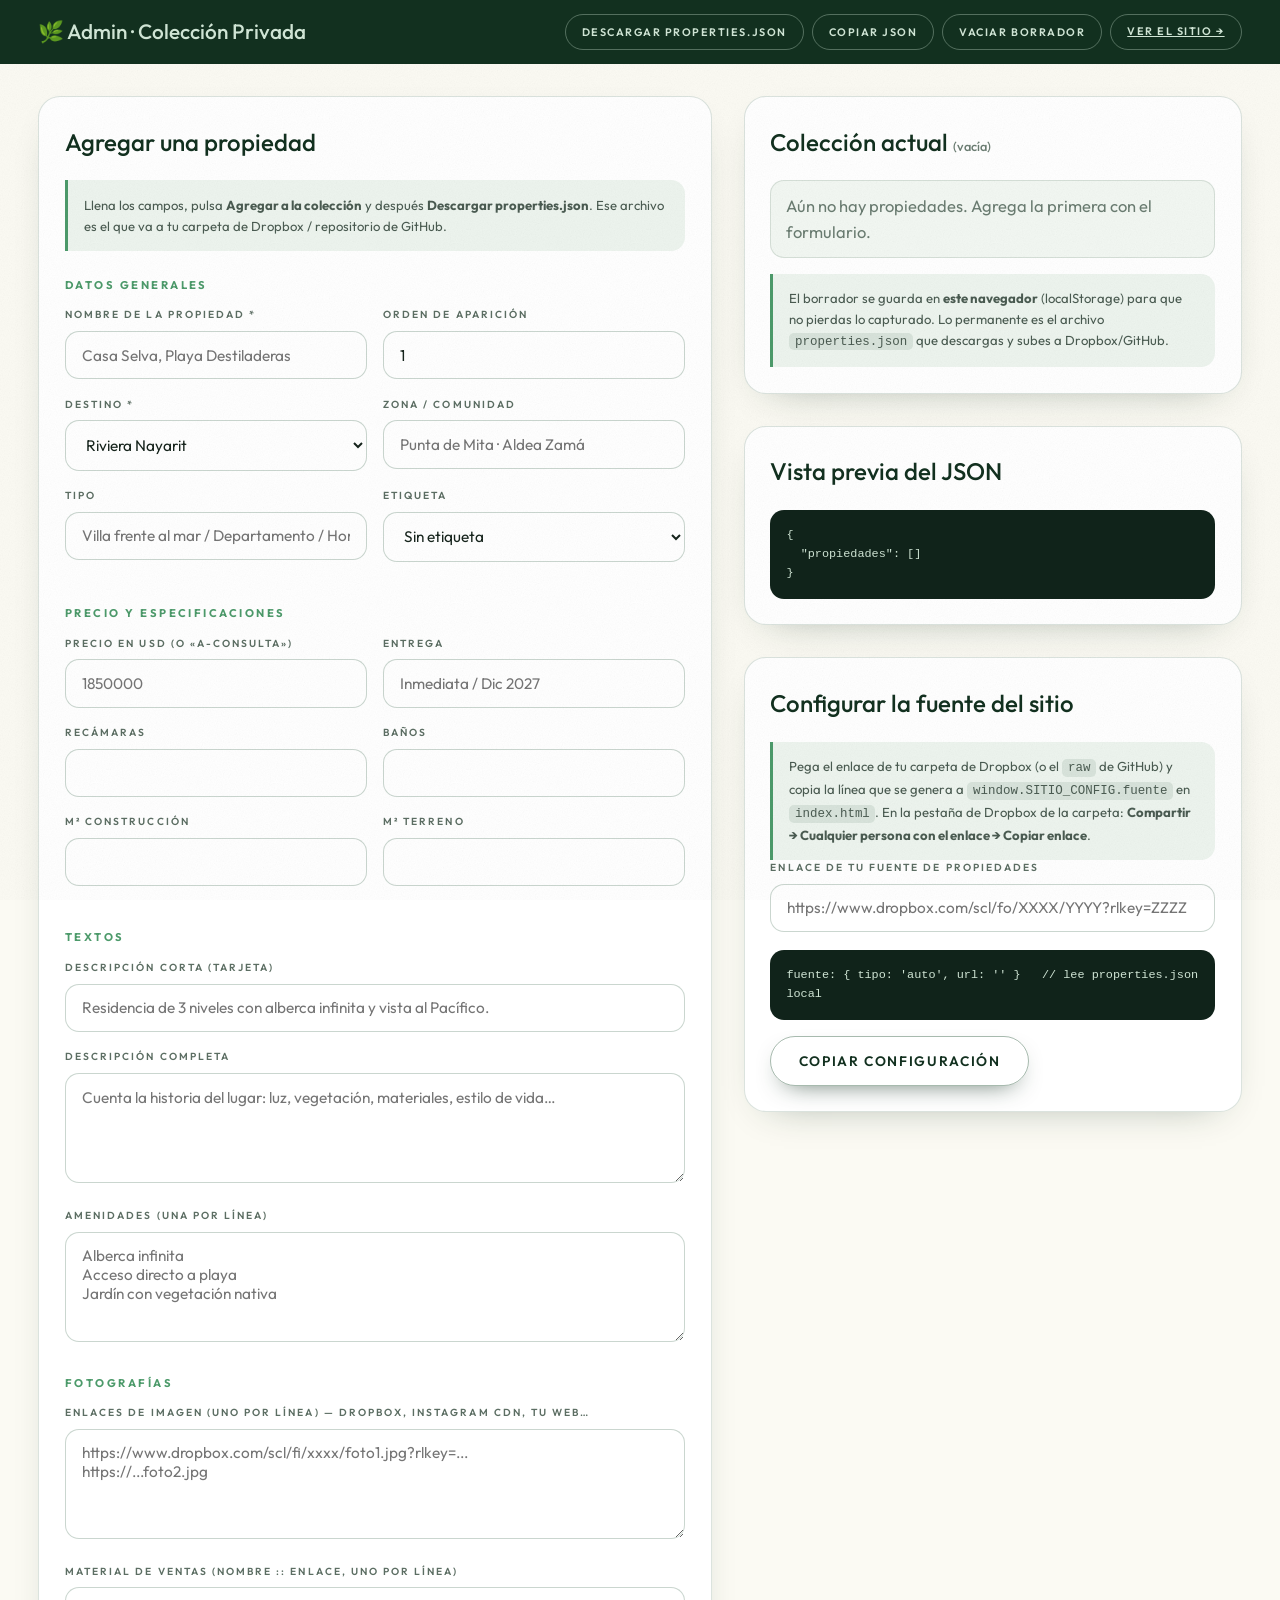
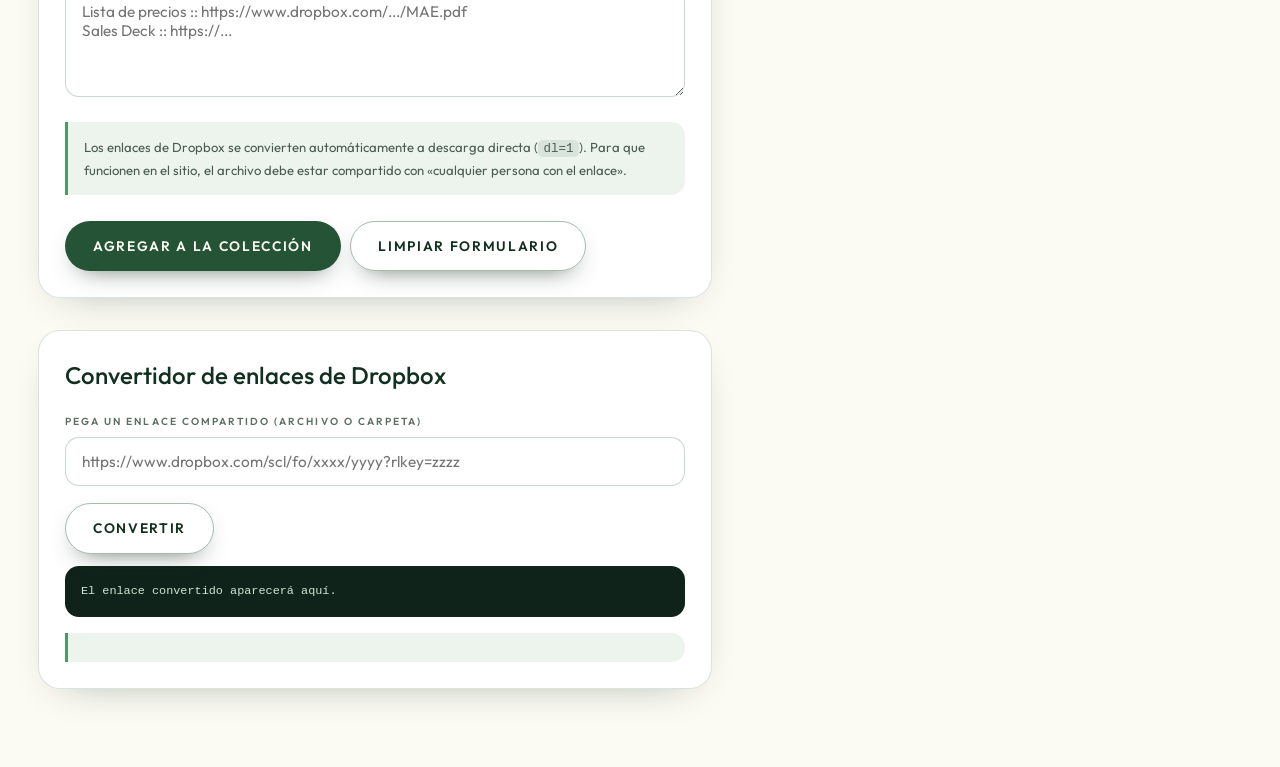
<file: admin.html>
<!DOCTYPE html>
<html lang="es">
<head>
<meta charset="utf-8">
<meta name="viewport" content="width=device-width, initial-scale=1">
<title>Admin · Agregar propiedad | Punta Mita Homes</title>
<meta name="description" content="Panel privado para agregar propiedades a la colección de Punta Mita Homes: fotos de Dropbox, datos biofílicos y exportación de properties.json.">
<meta name="robots" content="noindex, nofollow">
<link rel="canonical" href="https://puntamita.homes/admin.html">
<link rel="icon" href="data:image/svg+xml,%3Csvg xmlns='http://www.w3.org/2000/svg' viewBox='0 0 24 24' fill='none' stroke='%232A5439' stroke-width='1.8' stroke-linecap='round' stroke-linejoin='round'%3E%3Cpath d='M11 20A7 7 0 0 1 9.8 6.1C15.5 5 17 4.48 19 2c1 2 2 4.18 2 8 0 5.5-4.78 10-10 10Z'/%3E%3Cpath d='M2 21c0-3 1.85-5.36 5.08-6C9.5 14.52 12 13 13 12'/%3E%3C/svg%3E">
<link href="https://fonts.googleapis.com/css2?family=Outfit:wght@200..700&display=swap" rel="stylesheet">
<link rel="stylesheet" href="css/estilo.css">
<script>
/* Mismo bloque de configuración que en index.html.
   Puedes copiar/pegar entre ambos sin problema. */
window.SITIO_CONFIG = {
  fuente: { tipo: 'auto', url: '' },
  contacto: {}
};
</script>
</head>
<body>

<div class="admin-barra">
  <div class="contenedor" style="display:flex;align-items:center;justify-content:space-between;gap:1rem;flex-wrap:wrap;width:min(1280px,94vw)">
    <h1>🌿 Admin · Colección Privada</h1>
    <div class="acciones">
      <button class="boton-mini" id="btn-descargar">Descargar properties.json</button>
      <button class="boton-mini" id="btn-copiar-json">Copiar JSON</button>
      <button class="boton-mini" id="btn-vaciar">Vaciar borrador</button>
      <a class="boton-mini" href="index.html">Ver el sitio →</a>
    </div>
  </div>
</div>

<main class="contenedor admin-cuerpo" style="width:min(1280px,94vw)">

  <!-- ================= COLUMNA IZQUIERDA ================= -->
  <div>
    <section class="panel">
      <h2>Agregar una propiedad</h2>
      <p class="nota" style="margin-top:0">
        Llena los campos, pulsa <b>Agregar a la colección</b> y después
        <b>Descargar properties.json</b>. Ese archivo es el que va a tu carpeta
        de Dropbox / repositorio de GitHub.
      </p>

      <h3>Datos generales</h3>
      <div class="fila2">
        <div class="campo"><label for="p-nombre">Nombre de la propiedad *</label>
          <input id="p-nombre" placeholder="Casa Selva, Playa Destiladeras"></div>
        <div class="campo"><label for="p-orden">Orden de aparición</label>
          <input id="p-orden" type="number" placeholder="1"></div>
      </div>
      <div class="fila2">
        <div class="campo"><label for="p-destino">Destino *</label>
          <select id="p-destino">
            <option value="riviera-nayarit">Riviera Nayarit</option>
            <option value="riviera-maya">Riviera Maya</option>
            <option value="puerto-vallarta">Puerto Vallarta</option>
            <option value="tulum">Tulum</option>
          </select></div>
        <div class="campo"><label for="p-zona">Zona / comunidad</label>
          <input id="p-zona" placeholder="Punta de Mita · Aldea Zamá"></div>
      </div>
      <div class="fila2">
        <div class="campo"><label for="p-tipo">Tipo</label>
          <input id="p-tipo" placeholder="Villa frente al mar / Departamento / Homesite"></div>
        <div class="campo"><label for="p-status">Etiqueta</label>
          <select id="p-status">
            <option value="">Sin etiqueta</option>
            <option value="nuevo">Nueva</option>
            <option value="preventa">Preventa</option>
            <option value="exclusiva">Exclusiva</option>
          </select></div>
      </div>

      <h3>Precio y especificaciones</h3>
      <div class="fila2">
        <div class="campo"><label for="p-precio">Precio en USD (o «a-consulta»)</label>
          <input id="p-precio" placeholder="1850000"></div>
        <div class="campo"><label for="p-entrega">Entrega</label>
          <input id="p-entrega" placeholder="Inmediata / Dic 2027"></div>
      </div>
      <div class="fila2">
        <div class="campo"><label for="p-recamaras">Recámaras</label><input id="p-recamaras" type="number"></div>
        <div class="campo"><label for="p-banos">Baños</label><input id="p-banos" type="number" step="0.5"></div>
      </div>
      <div class="fila2">
        <div class="campo"><label for="p-m2">m² construcción</label><input id="p-m2" type="number"></div>
        <div class="campo"><label for="p-terreno">m² terreno</label><input id="p-terreno" type="number"></div>
      </div>

      <h3>Textos</h3>
      <div class="campo"><label for="p-corta">Descripción corta (tarjeta)</label>
        <input id="p-corta" placeholder="Residencia de 3 niveles con alberca infinita y vista al Pacífico."></div>
      <div class="campo"><label for="p-larga">Descripción completa</label>
        <textarea id="p-larga" placeholder="Cuenta la historia del lugar: luz, vegetación, materiales, estilo de vida…"></textarea></div>
      <div class="campo"><label for="p-amenidades">Amenidades (una por línea)</label>
        <textarea id="p-amenidades" placeholder="Alberca infinita&#10;Acceso directo a playa&#10;Jardín con vegetación nativa"></textarea></div>

      <h3>Fotografías</h3>
      <div class="campo"><label for="p-fotos">Enlaces de imagen (uno por línea) — Dropbox, Instagram CDN, tu web…</label>
        <textarea id="p-fotos" placeholder="https://www.dropbox.com/scl/fi/xxxx/foto1.jpg?rlkey=...&#10;https://...foto2.jpg"></textarea></div>
      <div class="campo"><label for="p-material">Material de ventas (Nombre :: enlace, uno por línea)</label>
        <textarea id="p-material" placeholder="Lista de precios :: https://www.dropbox.com/.../MAE.pdf&#10;Sales Deck :: https://..."></textarea></div>
      <p class="nota">Los enlaces de Dropbox se convierten automáticamente a descarga
      directa (<code>dl=1</code>). Para que funcionen en el sitio, el archivo debe
      estar compartido con «cualquier persona con el enlace».</p>

      <div style="display:flex;gap:.6rem;flex-wrap:wrap;margin-top:1.6rem">
        <button class="btn" id="btn-agregar">Agregar a la colección</button>
        <button class="btn contorno" id="btn-limpiar">Limpiar formulario</button>
      </div>
      <p class="nota" id="aviso-form" hidden></p>
    </section>

    <!-- Convertidor de enlaces -->
    <section class="panel" style="margin-top:2rem">
      <h2>Convertidor de enlaces de Dropbox</h2>
      <div class="campo"><label for="db-entrada">Pega un enlace compartido (archivo o carpeta)</label>
        <input id="db-entrada" placeholder="https://www.dropbox.com/scl/fo/xxxx/yyyy?rlkey=zzzz"></div>
      <div style="display:flex;gap:.6rem;flex-wrap:wrap">
        <button class="btn contorno" id="btn-convertir">Convertir</button>
      </div>
      <pre class="pre" id="db-salida">El enlace convertido aparecerá aquí.</pre>
      <p class="nota" id="db-tipo"></p>
    </section>
  </div>

  <!-- ================= COLUMNA DERECHA ================= -->
  <div>
    <section class="panel">
      <h2>Colección actual <span id="conteo" style="font-family:var(--sans);font-size:.8rem;color:#6A7C71"></span></h2>
      <ul class="lista-admin" id="lista"></ul>
      <p class="nota">
        El borrador se guarda en <b>este navegador</b> (localStorage) para que no
        pierdas lo capturado. Lo permanente es el archivo
        <code>properties.json</code> que descargas y subes a Dropbox/GitHub.
      </p>
    </section>

    <section class="panel" style="margin-top:2rem">
      <h2>Vista previa del JSON</h2>
      <pre class="pre" id="preview">{ "propiedades": [] }</pre>
    </section>

    <section class="panel" style="margin-top:2rem">
      <h2>Configurar la fuente del sitio</h2>
      <p class="nota" style="margin-top:0">
        Pega el enlace de tu carpeta de Dropbox (o el <code>raw</code> de GitHub) y
        copia la línea que se genera a <code>window.SITIO_CONFIG.fuente</code> en
        <code>index.html</code>. En la pestaña de Dropbox de la carpeta:
        <b>Compartir → Cualquier persona con el enlace → Copiar enlace</b>.
      </p>
      <div class="campo"><label for="db-config-url">Enlace de tu fuente de propiedades</label>
        <input id="db-config-url" placeholder="https://www.dropbox.com/scl/fo/XXXX/YYYY?rlkey=ZZZZ"></div>
      <pre class="pre" id="snippet-fuente">fuente: { tipo: 'carpeta', url: 'PEGA_AQUI_TU_ENLACE' }</pre>
      <button class="btn contorno" id="btn-copiar-snippet" style="margin-top:1rem">Copiar configuración</button>
    </section>
  </div>
</main>

<script src="js/cargador.js"></script>
<script src="js/admin.js"></script>
</body>
</html>
</file>
<file: css/estilo.css>
/* ============================================================
   PUNTA MITA HOMES · Colección Privada
   Sistema de diseño biofílico
   ============================================================ */

:root{
  /* Paleta botánica */
  --bosque:#12301F;
  --musgo:#245336;
  --selva:#33714A;
  --helecho:#4C9A6A;
  --salvia:#8FBF9F;
  --menta:#CFE4D4;
  --niebla:#EDF4EE;
  --papel:#FBFAF3;
  --arena:#E7DCC3;
  --arena-clara:#F3ECDA;
  --corteza:#6B4E37;
  --tierra:#4A3628;
  --laguna:#2E9C95;
  --turquesa:#5CC6BB;
  --coral:#DC7C57;
  --oro:#C0A26A;
  --tinta:#16241C;

  --radio-sm:14px;
  --radio:22px;
  --radio-lg:40px;
  --sombra:0 24px 60px -30px rgba(18,48,31,.55);
  --sombra-suave:0 14px 40px -26px rgba(18,48,31,.45);

  --serif:"Outfit","Avenir Next","Segoe UI",system-ui,-apple-system,"Helvetica Neue",Arial,sans-serif;
  --sans:"Outfit","Avenir Next","Segoe UI",system-ui,-apple-system,"Helvetica Neue",Arial,sans-serif;

  --contenedor:1180px;
}

*,*::before,*::after{box-sizing:border-box}

html{scroll-behavior:smooth;-webkit-text-size-adjust:100%}

body{
  margin:0;
  font-family:var(--sans);
  color:var(--tinta);
  background:var(--papel);
  line-height:1.6;
  overflow-x:hidden;
  font-size:16.5px;
}

/* Textura de papel / fibra natural sobre todo el sitio */
body::before{
  content:"";
  position:fixed;
  inset:0;
  pointer-events:none;
  z-index:2;
  opacity:.5;
  mix-blend-mode:multiply;
  background-image:url("data:image/svg+xml,%3Csvg xmlns='http://www.w3.org/2000/svg' width='180' height='180'%3E%3Cfilter id='n'%3E%3CfeTurbulence type='fractalNoise' baseFrequency='.85' numOctaves='3'/%3E%3CfeColorMatrix type='saturate' values='0'/%3E%3C/filter%3E%3Crect width='180' height='180' filter='url(%23n)' opacity='.16'/%3E%3C/svg%3E");
}

img{max-width:100%;display:block}
a{color:inherit}
button{font-family:inherit}

.contenedor{
  width:min(var(--contenedor),92vw);
  margin-inline:auto;
}

/* ---------- Tipografía ---------- */
.display{
  font-family:var(--serif);
  font-weight:275;
  line-height:1.04;
  letter-spacing:.005em;
  margin:0;
}
h1.display{font-size:clamp(2.9rem,8.2vw,6.6rem)}
h2.display{font-size:clamp(2.2rem,5.4vw,4rem)}
h3.display{font-size:clamp(1.5rem,3vw,2.2rem)}

.sobre{
  font-family:var(--sans);
  font-size:.72rem;
  letter-spacing:.34em;
  text-transform:uppercase;
  font-weight:600;
  color:var(--selva);
  margin:0 0 1.1rem;
  display:flex;align-items:center;gap:.7rem;
}
.sobre::before{
  content:"";width:34px;height:1px;background:currentColor;opacity:.55;
}
.sobre.centrado{justify-content:center}

.parrafo{font-size:1.06rem;color:#3A4A40;max-width:62ch}
.parrafo.grande{font-size:clamp(1.05rem,1.9vw,1.3rem);line-height:1.65;color:#2C3C33;font-family:var(--sans);font-weight:300}

.italica{font-style:italic;color:var(--musgo)}

/* ---------- Botones ---------- */
.btn{
  --bg:var(--musgo);--fg:var(--papel);
  display:inline-flex;align-items:center;gap:.6rem;
  padding:.95rem 1.7rem;
  border-radius:999px;
  border:1px solid transparent;
  background:var(--bg);color:var(--fg);
  font-size:.86rem;letter-spacing:.12em;text-transform:uppercase;font-weight:600;
  text-decoration:none;cursor:pointer;
  transition:transform .35s cubic-bezier(.2,.8,.2,1),box-shadow .35s,background .3s,color .3s;
  box-shadow:0 10px 26px -14px rgba(18,48,31,.8);
}
.btn:hover{transform:translateY(-3px);box-shadow:0 18px 34px -16px rgba(18,48,31,.85)}
.btn:active{transform:translateY(-1px)}
.btn.contorno{--bg:transparent;--fg:var(--bosque);border-color:rgba(36,83,54,.4)}
.btn.contorno:hover{background:rgba(36,83,54,.08)}
.btn.arena{--bg:var(--arena);--fg:var(--tierra)}
.btn.coral{--bg:var(--coral);--fg:#fff}
.btn.blanco{--bg:var(--papel);--fg:var(--bosque)}
.btn.grande{padding:1.15rem 2.3rem;font-size:.92rem}
.btn svg{width:17px;height:17px;flex:none}

/* ---------- Navegación ---------- */
.nav{
  position:sticky;top:0;z-index:60;
  backdrop-filter:blur(14px) saturate(140%);
  background:rgba(251,250,243,.72);
  border-bottom:1px solid rgba(36,83,54,.12);
  transition:background .4s,box-shadow .4s;
}
.nav.oscura{background:rgba(18,48,31,.78);border-bottom-color:rgba(207,228,212,.18)}
.nav.oscura .marca-nombre,.nav.oscura .nav-link,.nav.oscura .nav-cta{color:var(--menta)}
.nav-int{display:flex;align-items:center;justify-content:space-between;gap:1rem;padding:.7rem 0}
.marca{display:flex;align-items:center;gap:.65rem;text-decoration:none}
.marca-hoja{width:22px;height:22px;color:var(--selva);flex:none}
.nav.oscura .marca-hoja,.pie .marca-hoja{color:var(--menta)}
.marca-nombre{
  font-family:var(--sans);font-size:.86rem;font-weight:600;letter-spacing:.3em;
  text-transform:uppercase;color:var(--bosque);line-height:1;
}
.nav.oscura .marca-nombre,.pie .marca-nombre{color:var(--papel)}
.marca-sub{display:block;font-family:var(--sans);font-size:.56rem;letter-spacing:.32em;text-transform:uppercase;opacity:.62;margin-top:.3rem;font-weight:400}
.nav-links{display:flex;align-items:center;gap:1.6rem}
.nav-link{
  font-size:.74rem;letter-spacing:.2em;text-transform:uppercase;font-weight:600;
  text-decoration:none;color:var(--musgo);opacity:.85;position:relative;
}
.nav-link::after{
  content:"";position:absolute;left:0;bottom:-6px;height:1px;width:0;background:currentColor;transition:width .35s;
}
.nav-link:hover::after{width:100%}
.nav-cta{
  font-size:.7rem;letter-spacing:.18em;text-transform:uppercase;font-weight:700;
  text-decoration:none;color:var(--bosque);
  border:1px solid rgba(36,83,54,.35);padding:.6rem 1.15rem;border-radius:999px;
  transition:background .3s,color .3s;
}
.nav-cta:hover{background:var(--musgo);color:var(--papel)}
.nav-burger{display:none;background:none;border:0;padding:.4rem;cursor:pointer;color:var(--bosque)}
.nav-burger svg{width:26px;height:26px}

/* ---------- Hero / dosel ---------- */
.hero{
  position:relative;
  min-height:100svh;
  display:flex;align-items:flex-end;
  overflow:hidden;
  isolation:isolate;
  background:
    radial-gradient(120% 90% at 78% 8%, #F6EEDC 0%, rgba(246,238,220,0) 58%),
    radial-gradient(90% 70% at 12% 92%, rgba(76,154,106,.42) 0%, rgba(76,154,106,0) 62%),
    linear-gradient(168deg,#EDF4EE 0%,#DCE9DE 34%,#BFD7C6 62%,#9CC3AE 100%);
  padding:6rem 0 4rem;
}
.hero::after{ /* luz que atraviesa el dosel */
  content:"";position:absolute;inset:0;z-index:1;pointer-events:none;
  background:
    radial-gradient(40% 60% at 70% 0%, rgba(255,247,224,.55), transparent 70%),
    radial-gradient(30% 45% at 25% 12%, rgba(255,247,224,.35), transparent 70%);
  mix-blend-mode:screen;
  animation:luz 14s ease-in-out infinite alternate;
}
@keyframes luz{
  0%{opacity:.55;transform:translateX(-2%)}
  100%{opacity:1;transform:translateX(3%)}
}
.dosel{position:absolute;inset:0;z-index:0;pointer-events:none}
.dosel .h1,.dosel .h2,.dosel .h3,.dosel .h4{
  position:absolute;transform-origin:top center;will-change:transform;
}
.dosel svg{display:block;width:100%;height:auto;color:inherit}
.dosel .h1{top:-7%;left:-5%;width:min(36vw,440px);color:#24563A;opacity:.4;animation:sway 12s ease-in-out infinite}
.dosel .h2{top:-5%;right:-4%;width:min(28vw,350px);color:#2E6B47;opacity:.32;animation:sway 15s ease-in-out infinite reverse}
.dosel .h3{bottom:-9%;left:2%;width:min(22vw,270px);color:#2C6744;opacity:.38;animation:sway 10s ease-in-out infinite}
.dosel .h4{bottom:-11%;right:6%;width:min(24vw,300px);color:#3A7C55;opacity:.3;animation:sway 13s ease-in-out infinite reverse}
@keyframes sway{
  0%,100%{transform:rotate(-1.6deg) translateY(0)}
  50%{transform:rotate(2.1deg) translateY(8px)}
}
.hero-cont{position:relative;z-index:3;width:min(var(--contenedor),92vw);margin-inline:auto}
.hero-etiqueta{
  display:inline-flex;align-items:center;gap:.6rem;
  background:rgba(251,250,243,.7);border:1px solid rgba(36,83,54,.2);
  padding:.5rem 1.1rem;border-radius:999px;
  font-size:.68rem;letter-spacing:.26em;text-transform:uppercase;font-weight:600;color:var(--musgo);
  backdrop-filter:blur(6px);
}
.hero h1{margin:1.4rem 0 1.2rem;color:var(--bosque);max-width:16ch}
.hero h1 .linea{display:block;overflow:hidden}
.hero h1 em{font-style:italic;color:var(--selva)}
.hero-cta{display:flex;flex-wrap:wrap;gap:.9rem;margin-top:2.2rem}
.hero-meta{
  display:flex;flex-wrap:wrap;gap:2.4rem;margin-top:3.2rem;
  border-top:1px solid rgba(36,83,54,.22);padding-top:1.4rem;
}
.hero-meta div span{display:block}
.hero-meta .num{font-family:var(--serif);font-size:2rem;font-weight:300;color:var(--bosque);line-height:1}
.hero-meta .lbl{font-size:.64rem;letter-spacing:.22em;text-transform:uppercase;color:#4B6353;margin-top:.3rem}
.scroll-hint{
  position:absolute;left:50%;bottom:1.4rem;transform:translateX(-50%);
  z-index:3;font-size:.6rem;letter-spacing:.3em;text-transform:uppercase;color:#41604C;
  display:flex;flex-direction:column;align-items:center;gap:.5rem;opacity:.85;
}
.scroll-hint i{display:block;width:1px;height:34px;background:linear-gradient(#41604C,transparent);animation:caer 2.4s ease-in-out infinite}
@keyframes caer{0%{transform:scaleY(.2);transform-origin:top}50%{transform:scaleY(1);transform-origin:top}51%{transform:scaleY(1);transform-origin:bottom}100%{transform:scaleY(.2);transform-origin:bottom}}

/* ---------- Revelado al hacer scroll ---------- */
.rev{opacity:0;transform:translateY(26px);transition:opacity 1s cubic-bezier(.2,.8,.2,1),transform 1s cubic-bezier(.2,.8,.2,1)}
.rev.visible{opacity:1;transform:none}
.rev.d1{transition-delay:.08s}.rev.d2{transition-delay:.16s}.rev.d3{transition-delay:.24s}.rev.d4{transition-delay:.32s}

/* ---------- Manifiesto ---------- */
.manifiesto{padding:clamp(5rem,11vw,9rem) 0;background:var(--papel);position:relative}
.manifiesto-grid{display:grid;grid-template-columns:1.05fr .95fr;gap:clamp(2rem,5vw,4.5rem);align-items:center}
.cita{
  font-family:var(--serif);font-size:clamp(1.7rem,3.6vw,2.9rem);line-height:1.18;color:var(--bosque);margin:0;
}
.cita span{color:var(--helecho);font-style:italic}
.tarjeta-vidriera{
  position:relative;border-radius:var(--radio-lg);overflow:hidden;
  background:linear-gradient(150deg,#DCEAD9,#B9D6C4 60%,#93BFAB);
  padding:2.4rem;box-shadow:var(--sombra);
}
.tarjeta-vidriera .capa{
  position:absolute;inset:0;opacity:.28;
  background:radial-gradient(60% 50% at 20% 15%,#fff,transparent 70%);
}
.tarjeta-vidriera svg{width:100%;height:auto;color:#1E4429;opacity:.9;position:relative}
.tarjeta-vidriera p{position:relative;margin:1.4rem 0 0;color:#1E3A2A;font-size:.95rem}

/* ---------- Destinos ---------- */
.destinos{padding:clamp(4rem,9vw,7.5rem) 0;background:linear-gradient(180deg,var(--papel),var(--niebla))}
.destinos-cab{display:flex;flex-wrap:wrap;align-items:end;justify-content:space-between;gap:1.5rem;margin-bottom:3rem}
.destinos-grid{display:grid;grid-template-columns:1fr 1fr;gap:1.6rem}
.destino{
  position:relative;overflow:hidden;border-radius:var(--radio-lg);
  min-height:430px;display:flex;flex-direction:column;justify-content:flex-end;
  padding:2.2rem;color:#fff;text-decoration:none;
  box-shadow:var(--sombra);
  transition:transform .6s cubic-bezier(.2,.8,.2,1);
}
.destino:hover{transform:translateY(-6px)}
.destino .fondo{position:absolute;inset:0;z-index:0;transition:transform 1.2s cubic-bezier(.2,.8,.2,1)}
.destino:hover .fondo{transform:scale(1.06)}
.destino.pacifico .fondo{
  background:
    radial-gradient(70% 60% at 80% 10%, #F0C48A 0%, rgba(240,196,138,0) 60%),
    linear-gradient(160deg,#2C6E7A 0%,#1D5A63 35%,#17404F 70%,#123039 100%);
}
.destino.caribe .fondo{
  background:
    radial-gradient(65% 55% at 20% 12%, #8FE0D2 0%, rgba(143,224,210,0) 62%),
    linear-gradient(160deg,#2E9C95 0%,#1E7A76 38%,#16575A 72%,#123F44 100%);
}
.destino .fondo::after{
  content:"";position:absolute;inset:0;
  background:linear-gradient(180deg,rgba(0,0,0,0) 30%,rgba(10,26,20,.72) 100%);
}
.destino .hojas{position:absolute;inset:0;z-index:1;color:#0C241C;opacity:.5}
.destino .hojas svg{position:absolute}
.destino .hojas .a{top:-6%;right:-4%;width:52%}
.destino .hojas .b{bottom:-8%;left:-6%;width:44%;transform:rotate(180deg)}
.destino-cont{position:relative;z-index:2}
.destino h3{font-family:var(--serif);font-size:clamp(1.9rem,3.4vw,2.7rem);margin:.4rem 0 .6rem;font-weight:300}
.destino p{margin:0;color:rgba(255,255,255,.86);font-size:.98rem;max-width:44ch}
.destino-datos{display:flex;gap:1.6rem;flex-wrap:wrap;margin-top:1.4rem;padding-top:1.1rem;border-top:1px solid rgba(255,255,255,.25)}
.destino-datos b{display:block;font-family:var(--serif);font-size:1.35rem;font-weight:300}
.destino-datos small{font-size:.6rem;letter-spacing:.2em;text-transform:uppercase;opacity:.75}
.destino .ir{
  position:absolute;top:1.6rem;right:1.6rem;z-index:2;
  width:48px;height:48px;border-radius:999px;display:grid;place-items:center;
  background:rgba(255,255,255,.16);border:1px solid rgba(255,255,255,.35);color:#fff;
  transition:transform .4s,background .4s;
}
.destino:hover .ir{transform:rotate(-45deg) scale(1.06);background:rgba(255,255,255,.3)}
.destino .ir svg{width:19px;height:19px}

/* ---------- Colección ---------- */
.coleccion{padding:clamp(4rem,9vw,7.5rem) 0;background:var(--niebla);position:relative}
.coleccion::before{
  content:"";position:absolute;inset:0;pointer-events:none;opacity:.5;
  background:radial-gradient(50% 40% at 88% 6%,rgba(143,191,159,.5),transparent 70%);
}
.coleccion>*{position:relative}
.filtros{display:flex;flex-wrap:wrap;gap:.6rem;margin:2rem 0 2.4rem}
.filtro{
  border:1px solid rgba(36,83,54,.28);background:rgba(251,250,243,.7);
  color:var(--musgo);border-radius:999px;padding:.55rem 1.15rem;
  font-size:.72rem;letter-spacing:.14em;text-transform:uppercase;font-weight:600;cursor:pointer;
  transition:background .3s,color .3s,border-color .3s;
}
.filtro:hover{background:rgba(36,83,54,.1)}
.filtro[aria-pressed="true"]{background:var(--musgo);color:var(--papel);border-color:var(--musgo)}

.rejilla{display:grid;grid-template-columns:repeat(auto-fill,minmax(320px,1fr));gap:1.6rem}

.tarjeta{
  background:var(--papel);border-radius:var(--radio);overflow:hidden;
  box-shadow:var(--sombra-suave);border:1px solid rgba(36,83,54,.1);
  display:flex;flex-direction:column;cursor:pointer;
  transition:transform .5s cubic-bezier(.2,.8,.2,1),box-shadow .5s;
}
.tarjeta:hover{transform:translateY(-6px);box-shadow:var(--sombra)}
.tarjeta:focus{outline:none}
.tarjeta:focus-visible{outline:2px solid var(--helecho);outline-offset:3px}
.tarjeta-img{position:relative;aspect-ratio:4/3;overflow:hidden;background:linear-gradient(150deg,#CFE0D2,#9DC0AC)}
.tarjeta-img img{width:100%;height:100%;object-fit:cover;transition:transform 1.1s cubic-bezier(.2,.8,.2,1)}
.tarjeta:hover .tarjeta-img img{transform:scale(1.07)}
.tarjeta-img .sin-img{position:absolute;inset:0;display:grid;place-items:center;color:#2A5439;opacity:.55}
.tarjeta-img .sin-img svg{width:58%}
.etiqueta{
  position:absolute;top:.9rem;left:.9rem;z-index:2;
  background:rgba(251,250,243,.92);color:var(--bosque);
  font-size:.6rem;letter-spacing:.18em;text-transform:uppercase;font-weight:700;
  padding:.4rem .8rem;border-radius:999px;
}
.etiqueta.oro{background:var(--oro);color:#2A2013}
.etiqueta.verde{background:var(--musgo);color:var(--papel)}
.tarjeta-cuerpo{padding:1.3rem 1.4rem 1.5rem;display:flex;flex-direction:column;gap:.55rem;flex:1}
.tarjeta-lugar{font-size:.63rem;letter-spacing:.22em;text-transform:uppercase;color:var(--helecho);font-weight:700}
.tarjeta h3{font-family:var(--serif);font-size:1.45rem;font-weight:400;margin:0;line-height:1.15;letter-spacing:.01em;color:var(--bosque)}
.tarjeta p{margin:0;font-size:.9rem;color:#4A5B51}
.tarjeta-specs{display:flex;gap:1rem;flex-wrap:wrap;margin-top:.35rem;font-size:.8rem;color:#43554A}
.tarjeta-specs span{display:inline-flex;align-items:center;gap:.35rem}
.tarjeta-specs svg{width:15px;height:15px;color:var(--selva)}
.tarjeta-pie{
  display:flex;align-items:center;justify-content:space-between;gap:1rem;
  margin-top:auto;padding-top:1rem;border-top:1px solid rgba(36,83,54,.14);
}
.precio{font-family:var(--serif);font-size:1.4rem;font-weight:300;color:var(--bosque);line-height:1}
.precio small{font-family:var(--sans);font-size:.6rem;letter-spacing:.18em;text-transform:uppercase;color:#6A7C71;display:block;margin-top:.2rem}
.tarjeta-pie .ver{font-size:.66rem;letter-spacing:.18em;text-transform:uppercase;font-weight:700;color:var(--selva);white-space:nowrap}

/* Estado vacío de la colección */
.vacio{
  border:1.5px dashed rgba(36,83,54,.35);border-radius:var(--radio-lg);
  padding:clamp(2.5rem,6vw,4.5rem) 2rem;text-align:center;
  background:
    radial-gradient(60% 80% at 50% 0%,rgba(207,228,212,.6),transparent 70%),
    rgba(251,250,243,.6);
}
.vacio svg.planta{width:min(220px,50vw);height:auto;color:var(--helecho);margin-inline:auto;opacity:.85}
.vacio h3{margin:1.6rem 0 .7rem;color:var(--bosque)}
.vacio p{margin:0 auto;max-width:56ch;color:#4A5B51}
.vacio .estado-fuente{
  display:inline-flex;align-items:center;gap:.6rem;margin-top:1.6rem;
  font-size:.68rem;letter-spacing:.14em;text-transform:uppercase;font-weight:600;
  color:var(--musgo);background:rgba(207,228,212,.55);border-radius:999px;padding:.55rem 1.1rem;
}
.vacio .estado-fuente.error{color:#8A3B25;background:rgba(220,124,87,.16)}
.punto{width:8px;height:8px;border-radius:999px;background:var(--helecho);box-shadow:0 0 0 4px rgba(76,154,106,.22)}
.punto.error{background:var(--coral);box-shadow:0 0 0 4px rgba(220,124,87,.2)}

/* ---------- Biofilia ---------- */
.biofilia{
  padding:clamp(4.5rem,10vw,8rem) 0;color:var(--menta);
  background:
    radial-gradient(80% 60% at 85% 10%,rgba(76,154,106,.35),transparent 65%),
    linear-gradient(165deg,#143522 0%,#12301F 45%,#0D2418 100%);
  position:relative;overflow:hidden;
}
.biofilia .hojas-fondo{position:absolute;inset:0;color:#2E6B47;opacity:.4;pointer-events:none}
.biofilia .hojas-fondo svg{position:absolute}
.biofilia .hojas-fondo .a{top:-8%;left:-6%;width:38%}
.biofilia .hojas-fondo .b{bottom:-10%;right:-4%;width:34%;transform:rotate(165deg)}
.biofilia>*{position:relative}
.biofilia h2{color:var(--papel)}
.biofilia .parrafo{color:rgba(207,228,212,.82)}
.biofilia .sobre{color:var(--salvia)}
.bio-patrones{display:flex;flex-wrap:wrap;gap:.6rem;margin-top:2.2rem}
.bio-patrones li{
  list-style:none;font-size:.76rem;letter-spacing:.06em;
  border:1px solid rgba(143,191,159,.35);color:var(--menta);
  padding:.5rem 1rem;border-radius:999px;background:rgba(143,191,159,.08);
}
.bio-datos{display:grid;grid-template-columns:repeat(3,1fr);gap:1.4rem;margin-top:3.4rem}
.bio-dato{border-left:1px solid rgba(143,191,159,.35);padding-left:1.2rem}
.bio-dato b{display:block;font-family:var(--serif);font-size:2.1rem;color:var(--papel);font-weight:300;line-height:1}
.bio-dato span{font-size:.78rem;color:rgba(207,228,212,.75)}

/* ---------- Agente ---------- */
.agente{padding:clamp(4rem,9vw,7rem) 0;background:var(--papel)}
.agente-grid{display:grid;grid-template-columns:.85fr 1.15fr;gap:clamp(2rem,5vw,4rem);align-items:center}
.retrato{
  position:relative;aspect-ratio:4/5;border-radius:200px 200px var(--radio) var(--radio);
  overflow:hidden;background:linear-gradient(160deg,#CFE0D2,#7FAF94);box-shadow:var(--sombra);
}
.retrato img{width:100%;height:100%;object-fit:cover}
.retrato .inicial{
  position:absolute;inset:0;display:grid;place-items:center;
  font-family:var(--serif);font-size:6rem;color:rgba(255,255,255,.6);
}
.agente .firma{font-family:var(--serif);font-weight:300;letter-spacing:.06em;font-size:1.7rem;color:var(--selva);margin:1.4rem 0 0}
.agente-redes{display:flex;flex-wrap:wrap;gap:.8rem;margin-top:2rem}

/* ---------- Contacto ---------- */
.contacto{
  padding:clamp(4rem,9vw,7.5rem) 0;
  background:linear-gradient(180deg,var(--niebla),#DCE9DE);
}
.contacto-grid{display:grid;grid-template-columns:1fr 1fr;gap:clamp(2rem,5vw,4rem)}
.lista-contacto{list-style:none;padding:0;margin:2rem 0 0;display:grid;gap:1rem}
.lista-contacto li{display:flex;gap:1rem;align-items:flex-start}
.lista-contacto .ic{
  width:42px;height:42px;flex:none;border-radius:999px;display:grid;place-items:center;
  background:var(--papel);border:1px solid rgba(36,83,54,.2);color:var(--selva);
}
.lista-contacto .ic svg{width:19px;height:19px}
.lista-contacto small{display:block;font-size:.62rem;letter-spacing:.22em;text-transform:uppercase;color:#6A7C71;margin-bottom:.15rem}
.lista-contacto a,.lista-contacto span.v{font-size:1.02rem;color:var(--bosque);text-decoration:none;font-weight:500}
.lista-contacto a:hover{text-decoration:underline}
.pendiente{color:var(--coral)!important;font-style:italic}

.formulario{
  background:var(--papel);border-radius:var(--radio-lg);padding:clamp(1.6rem,3.5vw,2.6rem);
  box-shadow:var(--sombra);border:1px solid rgba(36,83,54,.12);
}
.campo{margin-bottom:1.1rem}
.campo label{display:block;font-size:.64rem;letter-spacing:.2em;text-transform:uppercase;color:#5C6E63;margin-bottom:.45rem;font-weight:600}
.campo input,.campo select,.campo textarea{
  width:100%;padding:.85rem 1rem;border-radius:var(--radio-sm);
  border:1px solid rgba(36,83,54,.24);background:#fff;color:var(--tinta);
  font-family:inherit;font-size:.96rem;transition:border-color .3s,box-shadow .3s;
}
.campo input:focus,.campo select:focus,.campo textarea:focus{
  outline:none;border-color:var(--helecho);box-shadow:0 0 0 4px rgba(76,154,106,.16);
}
.campo textarea{min-height:110px;resize:vertical}
.fila2{display:grid;grid-template-columns:1fr 1fr;gap:1rem}
.ayuda-form{font-size:.78rem;color:#6A7C71;margin:.9rem 0 0}

/* ---------- WhatsApp flotante ---------- */
.wa-flotante{
  position:fixed;right:1.1rem;bottom:1.1rem;z-index:70;
  width:58px;height:58px;border-radius:999px;display:grid;place-items:center;
  background:#25D366;color:#fff;box-shadow:0 16px 34px -14px rgba(0,0,0,.5);
  transition:transform .35s;
}
.wa-flotante:hover{transform:scale(1.08)}
.wa-flotante svg{width:29px;height:29px}

/* ---------- Pie ---------- */
.pie{background:var(--bosque);color:rgba(207,228,212,.75);padding:3.5rem 0 2rem}
.pie-grid{display:flex;flex-wrap:wrap;justify-content:space-between;gap:2rem;align-items:start}
.pie .marca-nombre{color:var(--papel)}
.pie .marca svg{color:var(--salvia)}
.pie-enlaces{display:flex;gap:1.6rem;flex-wrap:wrap}
.pie-enlaces a{font-size:.72rem;letter-spacing:.18em;text-transform:uppercase;text-decoration:none;opacity:.8}
.pie-enlaces a:hover{opacity:1;color:var(--papel)}
.pie-legal{margin-top:2.6rem;padding-top:1.4rem;border-top:1px solid rgba(207,228,212,.16);font-size:.74rem;display:flex;flex-wrap:wrap;gap:1rem;justify-content:space-between}

/* ---------- Modal ---------- */
.modal{
  position:fixed;inset:0;z-index:90;display:none;
  background:rgba(13,36,24,.6);backdrop-filter:blur(6px);
  padding:2rem 1rem;overflow-y:auto;
}
.modal.abierto{display:block}
.modal-caja{
  width:min(980px,100%);margin:2vh auto;background:var(--papel);
  border-radius:var(--radio-lg);overflow:hidden;box-shadow:0 40px 90px -40px rgba(0,0,0,.7);
}
.modal-img{position:relative;aspect-ratio:16/9;background:linear-gradient(150deg,#CFE0D2,#9DC0AC);overflow:hidden}
.modal-img img{width:100%;height:100%;object-fit:cover}
.modal-cerrar{
  position:absolute;top:1rem;right:1rem;width:42px;height:42px;border-radius:999px;
  border:0;background:rgba(251,250,243,.9);color:var(--bosque);cursor:pointer;display:grid;place-items:center;
}
.modal-cuerpo{padding:clamp(1.4rem,3.5vw,2.6rem)}
.modal-specs{display:flex;flex-wrap:wrap;gap:1.4rem;margin:1.4rem 0;padding:1.2rem 0;border-block:1px solid rgba(36,83,54,.16)}
.modal-specs div b{display:block;font-family:var(--serif);font-size:1.5rem;color:var(--bosque);font-weight:500;line-height:1}
.modal-specs div span{font-size:.6rem;letter-spacing:.2em;text-transform:uppercase;color:#6A7C71}
.amenidades{list-style:none;padding:0;margin:0 0 1.6rem;display:flex;flex-wrap:wrap;gap:.5rem}
.amenidades li{font-size:.8rem;background:var(--niebla);border:1px solid rgba(36,83,54,.16);border-radius:999px;padding:.4rem .9rem;color:#3A4A40}
.amenidades.material a{color:var(--musgo);text-decoration:none;font-weight:600}
.amenidades.material a:hover{text-decoration:underline}
.galeria{display:grid;grid-template-columns:repeat(auto-fill,minmax(160px,1fr));gap:.7rem;margin-top:1.4rem}
.galeria img{border-radius:var(--radio-sm);aspect-ratio:1;object-fit:cover;width:100%}
.modal-acciones{display:flex;flex-wrap:wrap;gap:.8rem;margin-top:1.8rem}

/* ---------- Aviso de datos pendientes ---------- */
.aviso{
  display:flex;gap:.9rem;align-items:flex-start;
  background:rgba(220,124,87,.1);border:1px solid rgba(220,124,87,.35);
  border-radius:var(--radio);padding:1rem 1.2rem;margin-top:1.4rem;
  font-size:.86rem;color:#7A3D28;
}
.aviso svg{width:20px;height:20px;flex:none;color:var(--coral);margin-top:.15rem}

/* ---------- Responsive ---------- */
@media (max-width:900px){
  .manifiesto-grid,.destinos-grid,.agente-grid,.contacto-grid{grid-template-columns:1fr}
  .bio-datos{grid-template-columns:1fr 1fr}
  .nav-links{
    position:absolute;top:100%;left:0;right:0;flex-direction:column;align-items:flex-start;
    background:var(--papel);padding:1.2rem 4vw 1.6rem;gap:1rem;border-bottom:1px solid rgba(36,83,54,.14);
    display:none;
  }
  .nav-links.abierto{display:flex}
  .nav.oscura .nav-links{background:rgba(18,48,31,.96)}
  .nav-burger{display:block}
  .destinos-cab{flex-direction:column;align-items:flex-start}
}
@media (max-width:560px){
  .bio-datos{grid-template-columns:1fr}
  .fila2{grid-template-columns:1fr}
  .hero-meta{gap:1.4rem}
  .rejilla{grid-template-columns:1fr}
}

@media (prefers-reduced-motion:reduce){
  *{animation-duration:.001ms!important;animation-iteration-count:1!important;transition-duration:.001ms!important}
  html{scroll-behavior:auto}
}

/* ---------- Panel de administración ---------- */
.admin{
  position:fixed;inset:0;z-index:120;display:none;background:var(--papel);overflow-y:auto;
}
.admin.abierto{display:block}
.admin-barra{
  position:sticky;top:0;z-index:5;background:var(--bosque);color:var(--menta);
  padding:.9rem 0;display:flex;align-items:center;justify-content:space-between;gap:1rem;
}
.admin-barra h1{font-family:var(--serif);font-size:1.3rem;margin:0;font-weight:500}
.admin-barra .acciones{display:flex;gap:.5rem;flex-wrap:wrap}
.boton-mini{
  border:1px solid rgba(207,228,212,.35);background:transparent;color:var(--menta);
  border-radius:999px;padding:.5rem 1rem;font-size:.68rem;letter-spacing:.14em;text-transform:uppercase;
  font-weight:600;cursor:pointer;transition:background .3s;
}
.boton-mini:hover{background:rgba(207,228,212,.14)}
.boton-mini.peligro{border-color:rgba(220,124,87,.6);color:#F0B79F}
.admin-cuerpo{padding:2rem 0 5rem;display:grid;grid-template-columns:1.15fr .85fr;gap:2rem}
.panel{background:#fff;border:1px solid rgba(36,83,54,.16);border-radius:var(--radio);padding:1.6rem;box-shadow:var(--sombra-suave)}
.panel h2{font-family:var(--serif);font-size:1.5rem;margin:0 0 1.2rem;font-weight:500;color:var(--bosque)}
.panel h3{font-size:.7rem;letter-spacing:.22em;text-transform:uppercase;color:var(--helecho);margin:1.6rem 0 .8rem}
.admin .campo label{color:#5C6E63}
.lista-admin{list-style:none;padding:0;margin:0;display:grid;gap:.6rem}
.lista-admin li{
  display:flex;align-items:center;justify-content:space-between;gap:.8rem;
  border:1px solid rgba(36,83,54,.14);border-radius:var(--radio-sm);padding:.7rem .9rem;background:#F2F7F2;
}
.lista-admin b{font-weight:600;font-size:.92rem}
.lista-admin small{color:#6A7C71;font-size:.72rem;display:block}
.pre{
  background:#10231A;color:#CFE4D4;border-radius:var(--radio-sm);padding:1rem;
  font-family:ui-monospace,SFMono-Regular,Menlo,Consolas,monospace;font-size:.74rem;
  white-space:pre-wrap;word-break:break-word;max-height:340px;overflow:auto;margin:.8rem 0 0;
}
.nota{
  font-size:.82rem;color:#4A5B51;background:var(--niebla);border-left:3px solid var(--helecho);
  padding:.9rem 1rem;border-radius:0 var(--radio-sm) var(--radio-sm) 0;margin:1rem 0 0;
}
.nota code{background:rgba(36,83,54,.1);padding:.1rem .35rem;border-radius:5px;font-size:.78rem}
@media (max-width:900px){.admin-cuerpo{grid-template-columns:1fr}}

/* ---------- Video en movimiento ---------- */
.movimiento{padding:clamp(4rem,9vw,7rem) 0;background:linear-gradient(180deg,var(--niebla),var(--papel))}
.video-marco{position:relative;margin-top:2.4rem;border-radius:var(--radio-lg);overflow:hidden;box-shadow:var(--sombra);background:#0D2418}
.video-marco video{display:block;width:100%;aspect-ratio:16/9;object-fit:cover}
.video-tag{position:absolute;top:1rem;left:1rem;background:rgba(13,36,24,.72);color:var(--menta);font-size:.62rem;letter-spacing:.2em;text-transform:uppercase;font-weight:700;padding:.45rem .9rem;border-radius:999px;backdrop-filter:blur(4px)}

/* ---------- Feed ---------- */
.feed{padding:clamp(4rem,9vw,7rem) 0;background:var(--papel)}
.feed-grid{display:grid;grid-template-columns:repeat(auto-fill,minmax(150px,1fr));gap:.7rem;margin-top:2.2rem}
.feed-grid a{display:block;border-radius:var(--radio-sm);overflow:hidden;position:relative;aspect-ratio:1}
.feed-grid img{width:100%;height:100%;object-fit:cover;transition:transform .8s cubic-bezier(.2,.8,.2,1)}
.feed-grid a::after{content:"";position:absolute;inset:0;background:rgba(18,48,31,0);transition:background .4s}
.feed-grid a:hover img{transform:scale(1.06)}
.feed-grid a:hover::after{background:rgba(18,48,31,.18)}

/* --- Migas de pan (modal) --- */
.migas{display:flex;flex-wrap:wrap;gap:.45rem;align-items:center;
  font-size:.66rem;letter-spacing:.16em;text-transform:uppercase;color:var(--helecho);margin-bottom:.6rem}
.migas a{color:var(--bosque);text-decoration:none;border-bottom:1px solid transparent}
.migas a:hover{border-bottom-color:var(--bosque)}
.migas span[aria-current],.migas > span:not(:first-child){opacity:.85}
</file>
